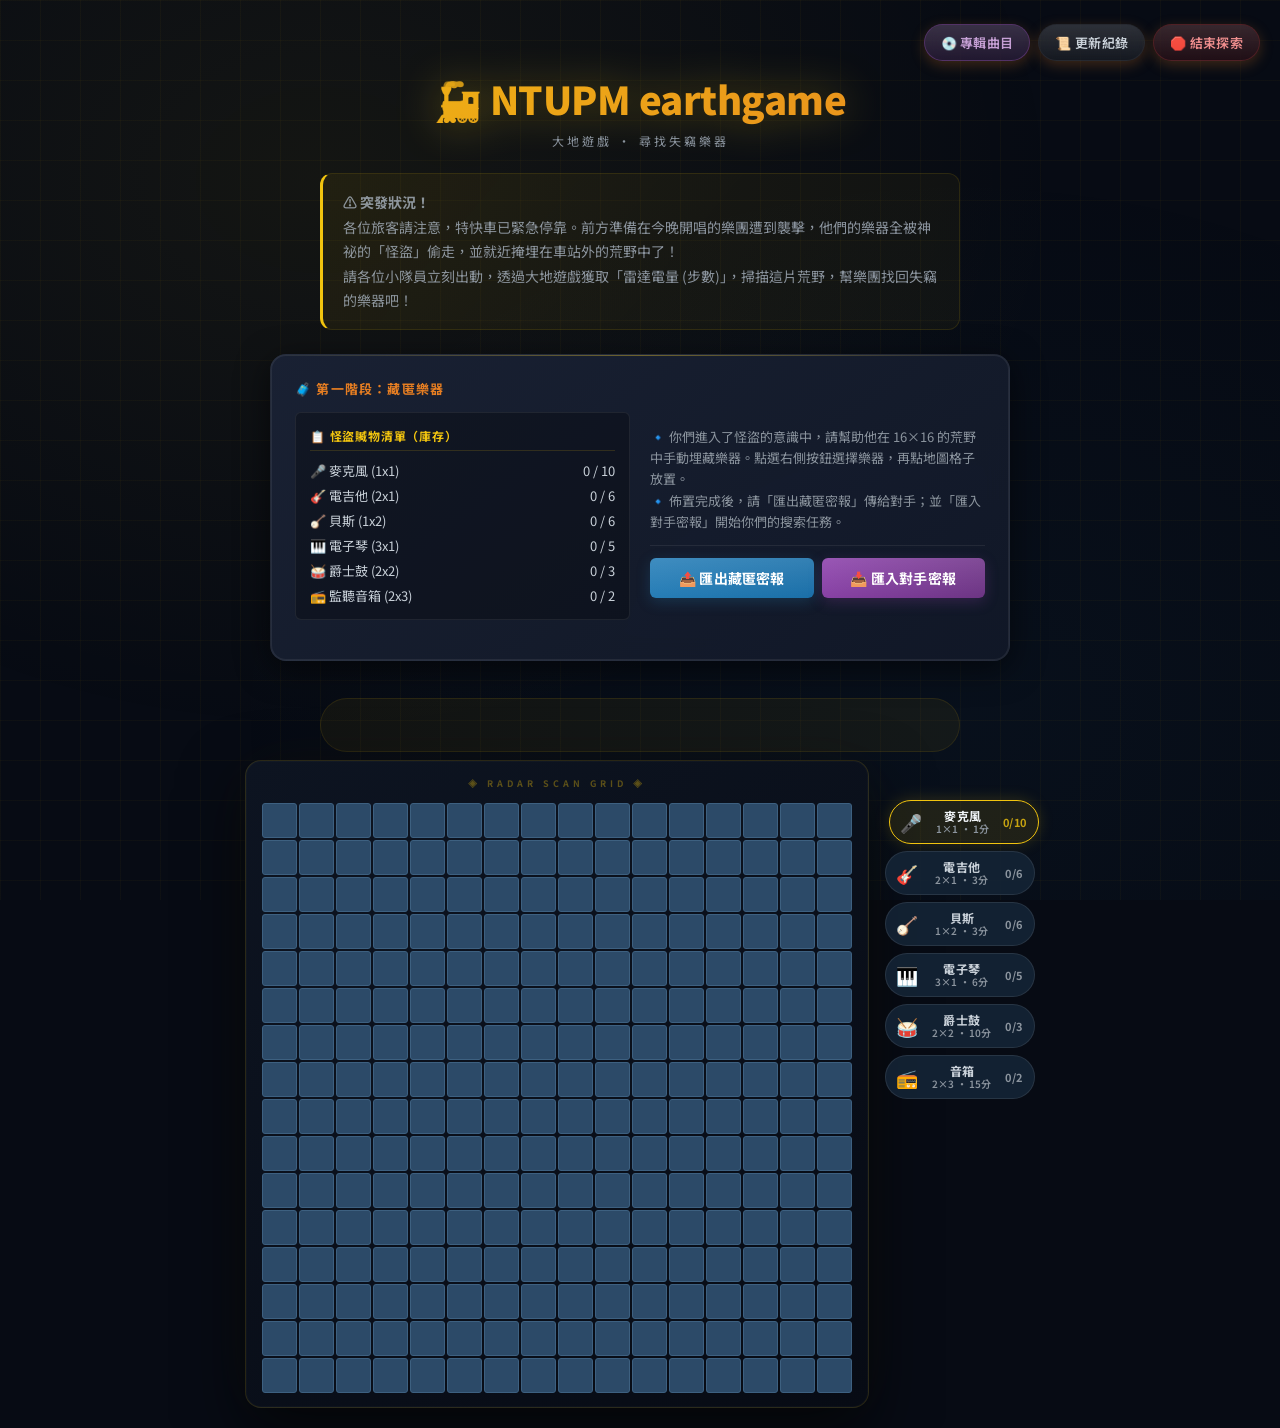
<file: index.html>
<!DOCTYPE html>
<html lang="zh-TW">
<head>
    <meta charset="UTF-8">
    <meta name="viewport" content="width=device-width, initial-scale=1.0">
    <title>NTUPM earthgame</title>
    <link rel="preconnect" href="https://fonts.googleapis.com">
    <link rel="preconnect" href="https://fonts.gstatic.com" crossorigin>
    <link href="https://fonts.googleapis.com/css2?family=Noto+Sans+TC:wght@400;700;900&display=swap" rel="stylesheet">
    <link rel="stylesheet" href="css/style.css">
</head>
<body>

    <!-- Navigation -->
    <div class="top-right-nav">
        <button id="egg-log-btn" class="nav-btn" onclick="openEggLog()">💿 專輯曲目</button>
        <button id="update-log-btn" class="nav-btn" onclick="openLog()">📜 更新紀錄</button>
        <button class="nav-btn btn-nav-restart" onclick="manualSettle()">🛑 結束探索</button>
    </div>

    <!-- Update Log Modal -->
    <div id="logModal" class="modal-overlay">
        <div class="modal-content">
            <span class="close-btn" onclick="closeLog()">&times;</span>
            <h2 class="modal-title">📝 Update Log</h2>
            <div id="log-list-container"></div>
        </div>
    </div>

    <!-- Easter Egg Gallery Modal -->
    <div id="eggModal" class="modal-overlay">
        <div class="modal-content">
            <span class="close-btn" onclick="closeEggLog()">&times;</span>
            <h2 class="modal-title">💿 隱藏曲目</h2>
            <p class="egg-modal-desc">探索隱藏的動作或輸入密語來解鎖曲目，獲得額外的雷達電量！</p>
            <div id="egg-list-container"></div>
        </div>
    </div>

    <!-- Header -->
    <h1>🚂 NTUPM earthgame</h1>
    <p class="subtitle">大地遊戲 · 尋找失竊樂器</p>

    <!-- Story -->
    <div id="story-box">
        <strong>⚠️ 突發狀況！</strong><br>
        各位旅客請注意，特快車已緊急停靠。前方準備在今晚開唱的樂團遭到襲擊，他們的樂器全被神祕的「怪盜」偷走，並就近掩埋在車站外的荒野中了！<br>
        請各位小隊員立刻出動，透過大地遊戲獲取「雷達電量 (步數)」，掃描這片荒野，幫樂團找回失竊的樂器吧！
    </div>

    <!-- Controls -->
    <div id="controls">

        <!-- Phase 1: Setup -->
        <div id="setup-panel">
            <h3>🧳 第一階段：藏匿樂器</h3>
            <div class="panel-columns">
                <div class="panel-col">
                    <div id="inventory-list" class="info-list"></div>
                </div>
                <div class="panel-col">
                    <p class="setup-hint">🔹 你們進入了怪盜的意識中，請幫助他在 16×16 的荒野中手動埋藏樂器。點選右側按鈕選擇樂器，再點地圖格子放置。<br>🔹 佈置完成後，請「匯出藏匿密報」傳給對手；並「匯入對手密報」開始你們的搜索任務。</p>
                    <hr>
                    <div class="btn-group">
                        <button class="btn-export" onclick="exportCode()">📤 匯出藏匿密報</button>
                        <button class="btn-import" onclick="importCode()">📥 匯入對手密報</button>
                    </div>
                </div>
            </div>
        </div>

        <!-- Phase 2: Play -->
        <div id="play-panel" style="display:none;">
            <h3>📡 第二階段：雷達搜索</h3>
            <div class="panel-columns">
                <div class="panel-col">
                    <div id="play-reference" class="info-list"></div>
                    <div class="stats">
                        <div class="stat-item">
                            <span>⭐ 總分</span>
                            <span id="score-display">0</span>
                        </div>
                        <div class="stat-item">
                            <span>⚡ 雷達電量</span>
                            <span id="moves-display">0</span>
                        </div>
                    </div>
                </div>
                <div class="panel-col">
                    <!-- GM Panel -->
                    <div class="gm-panel">
                        <div class="gm-panel-title">🎮 隨隊關主專用：為小隊充電</div>

                        <div id="gm-stats-panel" class="gm-stats">
                            📊 操作紀錄：勝利
                            <span id="stat-win" style="color:#2ecc71;font-weight:bold;">0</span> 次 |
                            失敗 <span id="stat-lose" style="color:#e67e22;font-weight:bold;">0</span> 次 |
                            解鎖彩蛋 <span id="stat-secret" style="color:#9b59b6;font-weight:bold;">0</span> 次<br>
                            本局總發放電量(含扣除)：<span id="stat-total" style="color:#f1c40f;font-weight:bold;font-size:15px;">0</span> 步
                        </div>

                        <div class="gm-btn-group">
                            <button class="gm-btn btn-win"    onclick="addMoves(15, 'win')">🏆 勝利 +15步</button>
                            <button class="gm-btn btn-lose"   onclick="addMoves(10, 'lose')">💪 失敗 +10步</button>
                            <button class="gm-btn btn-secret" onclick="promptEasterEgg()">🕵️ 破解曲目</button>
                            <button class="gm-btn btn-undo"   onclick="addMoves(-5, 'undo')">⏪ 扣除 -5步</button>
                        </div>
                    </div>

                </div>
            </div>
        </div>

    </div>

    <!-- Message -->
    <div id="message"></div>

    <!-- Game Board + Instrument Selection Side Panel -->
    <div id="board-area">
        <div id="board-container">
            <div id="board" onmouseleave="clearPreview()"></div>
        </div>
        <!-- Built by buildInstrumentPanel() — visible only in setup phase -->
        <div id="instrument-panel"></div>
    </div>

    <!-- Flag / Dig Mode Toggle -->
    <div id="flag-controls" style="display:none;">
        <button id="mode-toggle-btn" onclick="toggleMode()">目前狀態：⛏️ 挖掘探測模式</button>
        <p class="flag-hint">💡 提示：電腦版可直接對格子按「滑鼠右鍵」插旗</p>
    </div>

    <!-- Scripts (load order matters) -->
    <script src="data.js"></script>
    <script src="js/config.js"></script>
    <script src="js/state.js"></script>
    <script src="js/ui.js"></script>
    <script src="js/board.js"></script>
    <script src="js/game.js"></script>
    <script src="js/main.js"></script>

</body>
</html>
</file>
<file: css/style.css>
/* ===== CSS Variables ===== */
:root {
    --bg-dark:       #070b14;
    --bg-deep:       #0d1421;
    --bg-panel:      #111827;
    --bg-panel-alt:  #1a2235;
    --border-subtle: rgba(255,255,255,0.07);
    --border-gold:   rgba(241,196,15,0.25);

    --gold:       #f1c40f;
    --gold-dim:   #c9a60c;
    --gold-glow:  rgba(241,196,15,0.25);
    --orange:     #e67e22;
    --red:        #e74c3c;
    --green:      #2ecc71;
    --green-glow: rgba(46,204,113,0.25);
    --purple:     #9b59b6;
    --blue:       #3498db;
    --teal:       #1abc9c;

    --text-bright:  #f0f4f8;
    --text-normal:  #c9d1d9;
    --text-dim:     #8b949e;

    --cell-default: #2c4a68;
    --cell-border:  #3d6080;
    --cell-hover:   #366080;

    --shadow-panel: 0 8px 32px rgba(0,0,0,0.55);
    --radius-sm: 6px;
    --radius-md: 12px;
    --radius-lg: 16px;
}

/* ===== Reset & Base ===== */
*, *::before, *::after { box-sizing: border-box; }

body {
    font-family: 'Noto Sans TC', 'PingFang TC', 'Heiti TC', 'Microsoft JhengHei', sans-serif;
    background-color: var(--bg-dark);
    color: var(--text-normal);
    margin: 0;
    padding: 20px;
    min-height: 100vh;
    text-align: center;
    position: relative;
    overflow-x: hidden;
}

/* Animated grid background */
body::before {
    content: '';
    position: fixed;
    inset: 0;
    background-image:
        linear-gradient(rgba(241,196,15,0.035) 1px, transparent 1px),
        linear-gradient(90deg, rgba(241,196,15,0.035) 1px, transparent 1px);
    background-size: 40px 40px;
    pointer-events: none;
    z-index: 0;
}

/* Ambient radial glow */
body::after {
    content: '';
    position: fixed;
    inset: 0;
    background:
        radial-gradient(ellipse at 25% 20%, rgba(241,196,15,0.06) 0%, transparent 55%),
        radial-gradient(ellipse at 75% 80%, rgba(52,152,219,0.04) 0%, transparent 55%);
    pointer-events: none;
    z-index: 0;
}

body > * { position: relative; z-index: 1; }

/* ===== Navigation ===== */
.top-right-nav {
    position: absolute;
    top: 20px;
    right: 20px;
    display: flex;
    gap: 8px;
    z-index: 10;
}

.nav-btn {
    background: rgba(255,255,255,0.06);
    color: var(--text-normal);
    border: 1px solid var(--border-subtle);
    padding: 8px 16px;
    border-radius: 20px;
    font-size: 13px;
    cursor: pointer;
    backdrop-filter: blur(10px);
    transition: all 0.2s;
    font-weight: 600;
    letter-spacing: 0.3px;
    white-space: nowrap;
    font-family: inherit;
}

.nav-btn:hover {
    background: rgba(255,255,255,0.12);
    border-color: rgba(255,255,255,0.2);
    transform: translateY(-1px);
    color: var(--text-bright);
}

.btn-nav-restart {
    background: rgba(180,40,40,0.15);
    border-color: rgba(220,80,80,0.25);
    color: #e88;
}
.btn-nav-restart:hover {
    background: rgba(180,40,40,0.28);
    border-color: rgba(220,80,80,0.5);
    color: #faa;
}

#egg-log-btn {
    background: rgba(155,89,182,0.18);
    border-color: rgba(155,89,182,0.4);
    color: #c39bd3;
}
#egg-log-btn:hover {
    background: rgba(155,89,182,0.32);
    border-color: rgba(155,89,182,0.65);
    color: #d7bde2;
}

/* ===== Modals ===== */
.modal-overlay {
    display: none;
    position: fixed;
    z-index: 1000;
    inset: 0;
    background-color: rgba(0,0,0,0.78);
    backdrop-filter: blur(5px);
}

.modal-content {
    background: linear-gradient(145deg, #1a2235 0%, #111827 100%);
    border: 1px solid var(--border-gold);
    border-radius: var(--radius-lg);
    margin: 8% auto;
    padding: 28px;
    width: 90%;
    max-width: 520px;
    color: var(--text-normal);
    text-align: left;
    position: relative;
    box-shadow:
        0 24px 64px rgba(0,0,0,0.75),
        0 0 0 1px rgba(255,255,255,0.04) inset;
    max-height: 82vh;
    overflow-y: auto;
    animation: modalSlideUp 0.22s ease;
}

@keyframes modalSlideUp {
    from { transform: translateY(18px); opacity: 0; }
    to   { transform: translateY(0);    opacity: 1; }
}

.modal-content::-webkit-scrollbar { width: 5px; }
.modal-content::-webkit-scrollbar-track { background: transparent; }
.modal-content::-webkit-scrollbar-thumb { background: rgba(241,196,15,0.3); border-radius: 3px; }

.modal-title {
    color: var(--gold);
    margin: 0 0 20px 0;
    font-size: 21px;
    font-weight: 900;
    text-shadow: 0 0 20px var(--gold-glow);
}

.close-btn {
    color: var(--text-dim);
    float: right;
    font-size: 24px;
    font-weight: bold;
    cursor: pointer;
    line-height: 1;
    padding: 2px 7px;
    border-radius: 4px;
    transition: all 0.18s;
}
.close-btn:hover { color: var(--text-bright); background: rgba(255,255,255,0.08); }

.egg-modal-desc {
    font-size: 13px;
    color: var(--text-dim);
    margin: -8px 0 18px 0;
    line-height: 1.6;
}

/* ===== Update Log ===== */
.log-version-badge {
    color: #fff;
    padding: 4px 12px;
    border-radius: var(--radius-sm);
    display: inline-block;
    font-weight: 700;
    font-size: 13px;
    margin-top: 14px;
    margin-bottom: 8px;
}

.log-items {
    line-height: 1.75;
    margin: 0 0 4px 0;
    padding-left: 20px;
    color: var(--text-dim);
    font-size: 13px;
}

/* ===== Titles ===== */
h1 {
    margin: 50px 0 6px 0;
    font-size: 2.4rem;
    font-weight: 900;
    background: linear-gradient(135deg, var(--gold) 0%, var(--orange) 100%);
    -webkit-background-clip: text;
    -webkit-text-fill-color: transparent;
    background-clip: text;
    filter: drop-shadow(0 0 22px rgba(241,196,15,0.38));
    letter-spacing: -0.5px;
}

.subtitle {
    color: var(--text-dim);
    font-size: 12px;
    margin: 0 0 24px 0;
    letter-spacing: 3px;
    text-transform: uppercase;
}

h3 {
    color: var(--orange);
    margin: 0 0 14px 0;
    font-size: 13px;
    font-weight: 700;
    text-transform: uppercase;
    letter-spacing: 1.2px;
}

/* ===== Story Box ===== */
#story-box {
    max-width: 640px;
    margin: 0 auto 24px auto;
    background: rgba(241,196,15,0.04);
    padding: 16px 20px;
    border-radius: var(--radius-md);
    border: 1px solid rgba(241,196,15,0.12);
    border-left: 3px solid var(--gold);
    text-align: left;
    font-size: 14px;
    line-height: 1.75;
    color: var(--text-dim);
    position: relative;
    overflow: hidden;
}

#story-box::before {
    content: '';
    position: absolute;
    inset: 0;
    background: linear-gradient(130deg, rgba(241,196,15,0.025) 0%, transparent 60%);
    pointer-events: none;
}

/* ===== Controls Panel ===== */
#controls {
    margin: 0 auto 24px auto;
    padding: 24px;
    background: linear-gradient(145deg, rgba(26,34,53,0.96) 0%, rgba(17,24,39,0.96) 100%);
    border-radius: var(--radius-lg);
    box-shadow: var(--shadow-panel), 0 0 0 1px var(--border-subtle) inset;
    display: inline-block;
    border: 1px solid var(--border-subtle);
    min-width: 580px;
    max-width: 740px;
    width: 90%;
    backdrop-filter: blur(12px);
    position: relative;
    overflow: hidden;
    text-align: left;
}

#controls::before {
    content: '';
    position: absolute;
    top: 0; left: 0; right: 0;
    height: 1px;
    background: linear-gradient(90deg, transparent, rgba(241,196,15,0.35), transparent);
}

/* ===== Info Lists ===== */
.info-list {
    text-align: left;
    margin: 0 0 16px 0;
    background: rgba(0,0,0,0.28);
    padding: 14px;
    border-radius: var(--radius-sm);
    font-size: 14px;
    border: 1px solid var(--border-subtle);
}

.inventory-header {
    font-weight: 700;
    margin-bottom: 10px;
    color: var(--gold);
    border-bottom: 1px solid rgba(241,196,15,0.15);
    padding-bottom: 6px;
    font-size: 12px;
    letter-spacing: 0.8px;
    text-transform: uppercase;
}

.inventory-item {
    display: flex;
    justify-content: space-between;
    align-items: center;
    margin-bottom: 6px;
    color: var(--text-normal);
    font-size: 13px;
}
.inventory-item:last-child { margin-bottom: 0; }

.limit-reached { color: var(--red); font-weight: 700; }

/* ===== Select ===== */
select {
    padding: 10px 32px 10px 14px;
    font-size: 14px;
    margin: 0 0 4px 0;
    border-radius: var(--radius-sm);
    border: 1px solid rgba(255,255,255,0.1);
    background-color: rgba(0,0,0,0.42);
    background-image: url("data:image/svg+xml,%3Csvg xmlns='http://www.w3.org/2000/svg' fill='%238b949e' viewBox='0 0 16 16'%3E%3Cpath d='M7.247 11.14 2.451 5.658C1.885 5.013 2.345 4 3.204 4h9.592a1 1 0 0 1 .753 1.659l-4.796 5.48a1 1 0 0 1-1.506 0z'/%3E%3C/svg%3E");
    background-repeat: no-repeat;
    background-position: right 10px center;
    background-size: 11px;
    color: var(--text-bright);
    outline: none;
    width: 100%;
    cursor: pointer;
    transition: border-color 0.2s, box-shadow 0.2s;
    font-family: inherit;
    -webkit-appearance: none;
    appearance: none;
}

select:focus {
    border-color: rgba(241,196,15,0.5);
    box-shadow: 0 0 0 3px rgba(241,196,15,0.1);
}

/* ===== Buttons ===== */
button {
    padding: 10px 16px;
    font-size: 14px;
    margin: 4px 0;
    border-radius: var(--radius-sm);
    border: none;
    color: #fff;
    cursor: pointer;
    font-weight: 700;
    transition: transform 0.15s, box-shadow 0.2s, background 0.15s;
    width: 100%;
    font-family: inherit;
    letter-spacing: 0.2px;
    position: relative;
    overflow: hidden;

    /* Default: orange primary */
    background: linear-gradient(135deg, var(--orange) 0%, #c0392b 100%);
    box-shadow: 0 4px 14px rgba(230,126,34,0.25);
}

button::after {
    content: '';
    position: absolute;
    inset: 0;
    background: linear-gradient(to bottom, rgba(255,255,255,0.1) 0%, transparent 100%);
    pointer-events: none;
}

button:hover { transform: translateY(-1px); box-shadow: 0 6px 20px rgba(230,126,34,0.4); }
button:active { transform: translateY(0px); }

.btn-export { background: linear-gradient(135deg, #2980b9, #1a6fa8); box-shadow: 0 4px 14px rgba(41,128,185,0.25); }
.btn-export:hover { box-shadow: 0 6px 20px rgba(52,152,219,0.45); }

.btn-import { background: linear-gradient(135deg, #8e44ad, #6c3483); box-shadow: 0 4px 14px rgba(142,68,173,0.25); }
.btn-import:hover { box-shadow: 0 6px 20px rgba(155,89,182,0.45); }

/* GM Buttons */
.gm-btn {
    width: auto;
    padding: 8px 12px;
    font-size: 12px;
    margin: 2px;
    border-radius: var(--radius-sm);
    box-shadow: none;
}
.gm-btn:hover { transform: translateY(-1px); }

.btn-win  { background: linear-gradient(135deg, #27ae60, #1e8449); }
.btn-win:hover  { box-shadow: 0 4px 14px rgba(46,204,113,0.4); }

.btn-lose { background: linear-gradient(135deg, #d35400, #9c3d0a); }
.btn-lose:hover { box-shadow: 0 4px 14px rgba(211,84,0,0.4); }

.btn-secret { background: linear-gradient(135deg, #8e44ad, #6c3483); }
.btn-secret:hover { box-shadow: 0 4px 14px rgba(155,89,182,0.4); }

.btn-undo { background: linear-gradient(135deg, #c0392b, #922b21); }
.btn-undo:hover { box-shadow: 0 4px 14px rgba(192,57,43,0.4); }

.btn-restart {
    background: transparent;
    border: 1px solid rgba(231,76,60,0.35);
    color: var(--red);
    width: 100%;
    margin-top: 8px;
    padding: 7px 20px;
    box-shadow: none;
    font-weight: 600;
    font-size: 13px;
}
.btn-restart:hover {
    background: rgba(231,76,60,0.08);
    border-color: rgba(231,76,60,0.6);
    box-shadow: none;
    transform: none;
}

#mode-toggle-btn {
    background: linear-gradient(135deg, #27ae60, #1e8449);
    margin-bottom: 6px;
}

/* ===== Button Groups ===== */
.btn-group {
    display: flex;
    gap: 8px;
    margin-bottom: 4px;
}
.btn-group button { flex: 1; width: auto; margin: 0; }

.gm-btn-group {
    display: flex;
    flex-wrap: wrap;
    gap: 4px;
    justify-content: center;
    margin-bottom: 4px;
}
.gm-btn-group .gm-btn {
    flex: 1 1 calc(50% - 4px);
    min-width: 0;
}

/* ===== Stats ===== */
.stats {
    margin-bottom: 12px;
    display: flex;
    flex-direction: row;
    gap: 8px;
}

.stat-item {
    flex: 1;
    background: rgba(0,0,0,0.32);
    padding: 8px 10px;
    border-radius: var(--radius-sm);
    border: 1px solid var(--border-subtle);
    font-size: 12px;
    font-weight: 600;
    display: flex;
    flex-direction: column;
    align-items: center;
    justify-content: center;
    gap: 3px;
    text-align: center;
}

/* Stat label (first span) */
.stat-item > span:first-child {
    font-size: 11px;
    color: var(--text-dim);
    letter-spacing: 0.3px;
    font-weight: 600;
}

#score-display {
    color: var(--green);
    font-size: 20px;
    font-weight: 900;
    text-shadow: 0 0 12px var(--green-glow);
}

#moves-display {
    color: var(--gold);
    font-size: 20px;
    font-weight: 900;
    text-shadow: 0 0 12px var(--gold-glow);
}

/* ===== GM Panel ===== */
.gm-panel {
    margin-bottom: 14px;
    background: rgba(0,0,0,0.28);
    padding: 14px;
    border-radius: var(--radius-sm);
    border: 1px solid rgba(231,76,60,0.12);
}

.gm-panel-title {
    font-size: 11px;
    color: var(--gold);
    margin-bottom: 10px;
    font-weight: 700;
    text-transform: uppercase;
    letter-spacing: 1.2px;
}

.gm-stats {
    background: rgba(0,0,0,0.42);
    padding: 10px 12px;
    border-radius: var(--radius-sm);
    margin-bottom: 10px;
    text-align: center;
    color: var(--text-dim);
    font-size: 12px;
    line-height: 1.9;
    border: 1px solid var(--border-subtle);
}

/* ===== Two-column layout inside panels ===== */
.panel-columns {
    display: flex;
    gap: 20px;
    align-items: flex-start;
}

.panel-col {
    flex: 1;
    min-width: 0;
}

/* ===== Setup Panel Hint ===== */
.setup-hint {
    font-size: 13px;
    color: var(--text-dim);
    margin: 14px 0 0 0;
    line-height: 1.65;
    text-align: left;
}

/* ===== HR ===== */
hr {
    border: none;
    border-top: 1px solid var(--border-subtle);
    margin: 12px 0;
}

/* ===== Message ===== */
#message {
    font-size: 14px;
    color: var(--gold);
    font-weight: 600;
    /* Fixed height prevents layout shift when text changes */
    height: 54px;
    margin: 8px auto;
    max-width: 640px;
    padding: 0 22px;
    background: rgba(241,196,15,0.05);
    border: 1px solid rgba(241,196,15,0.1);
    border-radius: 27px;
    /* flex centers text vertically inside the fixed container */
    display: flex;
    align-items: center;
    justify-content: center;
    text-align: center;
    text-shadow: 0 0 10px rgba(241,196,15,0.25);
    transition: color 0.3s;
    overflow: hidden;
}

/* ===== Board ===== */
#board-container {
    position: relative;
    display: inline-block;
    padding: 16px 16px 14px 16px;
    background: linear-gradient(145deg, #0d1421 0%, #070b14 100%);
    border-radius: var(--radius-lg);
    border: 1px solid rgba(241,196,15,0.14);
    box-shadow:
        0 24px 64px rgba(0,0,0,0.65),
        0 0 60px rgba(241,196,15,0.04),
        0 0 0 1px rgba(255,255,255,0.02) inset;
    max-width: 100%;
    overflow-x: auto;
}

#board-container::before {
    content: '◈  RADAR SCAN GRID  ◈';
    display: block;
    color: rgba(241,196,15,0.35);
    font-size: 9px;
    letter-spacing: 4px;
    font-weight: 700;
    margin-bottom: 12px;
    text-align: center;
}

#board {
    display: grid;
    grid-template-columns: repeat(16, 35px);
    grid-template-rows: repeat(16, 35px);
    gap: 2px;
    justify-content: center;
    min-width: max-content;
}

/* ===== Cells ===== */
.cell {
    width: 35px;
    height: 35px;
    background-color: var(--cell-default);
    border-radius: 3px;
    cursor: pointer;
    border: 1px solid var(--cell-border);
    transition: background-color 0.13s, border-color 0.13s, box-shadow 0.13s, transform 0.1s;
    display: flex;
    align-items: center;
    justify-content: center;
    font-weight: 700;
    font-size: 13px;
    color: var(--text-dim);
    user-select: none;
}

.cell:hover:not(.revealed):not(.setup-treasure):not(.preview-valid):not(.preview-invalid) {
    background-color: var(--cell-hover);
    border-color: rgba(241,196,15,0.3);
    box-shadow: 0 0 8px rgba(241,196,15,0.1);
}

.cell.setup-treasure {
    background: linear-gradient(135deg, rgba(243,156,18,0.28), rgba(230,126,34,0.18));
    border-color: rgba(243,156,18,0.6);
    box-shadow: 0 0 8px rgba(243,156,18,0.2);
}

.cell.preview-valid {
    background-color: rgba(241,196,15,0.14);
    border: 1px dashed rgba(241,196,15,0.6);
    box-shadow: 0 0 8px rgba(241,196,15,0.15);
    box-sizing: border-box;
}

.cell.preview-invalid {
    background-color: rgba(231,76,60,0.14);
    border: 1px dashed rgba(231,76,60,0.6);
    cursor: not-allowed;
    box-sizing: border-box;
}

.cell.revealed {
    cursor: not-allowed;
    border-color: #111e2c;
}

.cell.flagged {
    color: var(--red);
    font-size: 16px;
    border-color: rgba(231,76,60,0.35);
}

.cell.miss {
    background-color: #0a1420;
    border-color: #111e2c;
}

/* Proximity number colors */
.n1 { color: #60a5fa; }
.n2 { color: #34d399; }
.n3 { color: #f87171; }
.n4 { color: #c084fc; }
.n5 { color: var(--gold); font-weight: 900; }
.n6, .n7, .n8 { color: var(--orange); font-weight: 900; }

.cell.hit {
    background: linear-gradient(135deg, rgba(241,196,15,0.22), rgba(243,156,18,0.14));
    border-color: rgba(241,196,15,0.55);
    box-shadow: 0 0 12px rgba(241,196,15,0.22);
    animation: hitPop 0.28s ease;
}

.cell.completed {
    background: linear-gradient(135deg, rgba(46,204,113,0.28), rgba(39,174,96,0.18));
    border-color: rgba(46,204,113,0.6);
    box-shadow: 0 0 12px rgba(46,204,113,0.28);
    animation: completedPulse 2.2s ease infinite;
}

@keyframes hitPop {
    0%   { transform: scale(1); }
    40%  { transform: scale(1.14); box-shadow: 0 0 20px rgba(241,196,15,0.5); }
    100% { transform: scale(1); }
}

@keyframes completedPulse {
    0%, 100% { box-shadow: 0 0 8px rgba(46,204,113,0.2); }
    50%       { box-shadow: 0 0 18px rgba(46,204,113,0.45); }
}

/* ===== Flag Controls ===== */
#flag-controls {
    max-width: 340px;
    margin: 12px auto;
}

.flag-hint {
    font-size: 12px;
    color: var(--text-dim);
    margin-top: 6px;
    margin-bottom: 0;
}

/* ===== Easter Eggs ===== */
.egg-item {
    background: rgba(0,0,0,0.3);
    margin-bottom: 10px;
    padding: 12px 14px;
    border-radius: var(--radius-sm);
    border: 1px solid var(--border-subtle);
    border-left: 3px solid rgba(127,140,141,0.4);
    transition: border-color 0.2s;
}

.egg-unlocked {
    border-left-color: var(--green);
    background: rgba(46,204,113,0.04);
}

.egg-title {
    font-weight: 700;
    font-size: 14px;
    color: var(--gold);
    margin-bottom: 4px;
}

.egg-desc {
    font-size: 12px;
    color: var(--text-dim);
    margin-top: 4px;
}

.acrostic-letter {
    color: #e58321;
    font-size: 1.1em;
    font-weight: 900;
}

/* ===== Custom Scrollbar ===== */
::-webkit-scrollbar { width: 7px; }
::-webkit-scrollbar-track { background: transparent; }
::-webkit-scrollbar-thumb { background: rgba(255,255,255,0.1); border-radius: 4px; }
::-webkit-scrollbar-thumb:hover { background: rgba(255,255,255,0.18); }

/* ===== Responsive ===== */
/* ===== Board Area & Instrument Panel ===== */

#board-area {
    display: inline-flex;
    align-items: flex-start;
    gap: 16px;
}

#instrument-panel {
    /* display controlled by JS (flex when visible) */
    flex-direction: column;
    gap: 7px;
    /* push down to align roughly with the start of the board grid
       (board-container top-padding 16px + ::before label ~24px) */
    padding-top: 40px;
}

/* ===== Instrument Selection Buttons ===== */

.instrument-btn {
    /* Pill / horizontal oval shape */
    width: 150px;
    height: 44px;
    border-radius: 100px;
    /* Override default button styles */
    margin: 0;
    box-shadow: none;
    background: rgba(20, 36, 54, 0.9);
    border: 1.5px solid rgba(255, 255, 255, 0.09);
    color: var(--text-normal);
    cursor: pointer;
    /* Inner layout */
    display: flex;
    align-items: center;
    gap: 8px;
    padding: 0 12px 0 10px;
    font-family: inherit;
    font-weight: 600;
    white-space: nowrap;
    overflow: hidden;
    flex-shrink: 0;
    transition: background 0.15s, border-color 0.15s, box-shadow 0.15s, transform 0.12s, opacity 0.2s;
}

/* Remove inherited highlight overlay */
.instrument-btn::after { display: none; }

/* Hover: slide right slightly, brighten */
.instrument-btn:hover:not(.maxed) {
    background: rgba(36, 60, 88, 0.95);
    border-color: rgba(255, 255, 255, 0.22);
    transform: translateX(4px);
    box-shadow: -3px 0 12px rgba(0, 0, 0, 0.35);
}

/* Active / currently selected */
.instrument-btn.selected {
    border-color: var(--gold);
    background: rgba(241, 196, 15, 0.1);
    box-shadow: 0 0 16px rgba(241, 196, 15, 0.18);
    color: var(--text-bright);
    transform: translateX(4px);
}

.instrument-btn.selected:hover:not(.maxed) {
    background: rgba(241, 196, 15, 0.15);
    box-shadow: 0 0 20px rgba(241, 196, 15, 0.25);
}

/* Maxed out: dim, no interaction */
.instrument-btn.maxed {
    opacity: 0.28;
    pointer-events: none;
}

/* ---- Inner elements ---- */

.inst-icon {
    font-size: 18px;
    line-height: 1;
    flex-shrink: 0;
}

.inst-info {
    display: flex;
    flex-direction: column;
    flex: 1;
    min-width: 0;
    line-height: 1.25;
    overflow: hidden;
}

.inst-name {
    font-size: 12px;
    font-weight: 700;
    white-space: nowrap;
    overflow: hidden;
    text-overflow: ellipsis;
}

.inst-detail {
    font-size: 10px;
    color: var(--text-dim);
}

.inst-count {
    font-size: 11px;
    font-weight: 700;
    color: var(--text-dim);
    flex-shrink: 0;
}

.instrument-btn.selected .inst-count { color: rgba(241, 196, 15, 0.8); }

/* ===== Responsive ===== */

/* Tablet and below: stack instrument panel under the board */
@media (max-width: 820px) {
    #board-area {
        flex-direction: column;
        align-items: center;
    }
    #instrument-panel {
        padding-top: 0;
        flex-direction: row;
        flex-wrap: wrap;
        justify-content: center;
        gap: 6px;
        max-width: 560px;
    }
    .instrument-btn {
        width: 140px;
        height: 40px;
    }
}

@media (max-width: 640px) {
    /* Stack panel columns vertically on narrow screens */
    .panel-columns { flex-direction: column; gap: 12px; }
    #controls { min-width: 0; }

}

@media (max-width: 600px) {
    h1 { font-size: 1.8rem; margin-top: 72px; }
    body { padding: 12px; }
    #controls { padding: 16px; }
    .top-right-nav { top: 10px; right: 10px; gap: 5px; }
    .nav-btn { padding: 6px 10px; font-size: 11px; }
    #board {
        grid-template-columns: repeat(16, 27px);
        grid-template-rows: repeat(16, 27px);
    }
    .cell { width: 27px; height: 27px; font-size: 10px; }
    .gm-btn-group .gm-btn { flex: 1 1 calc(50% - 4px); font-size: 11px; }
    .instrument-btn { width: 130px; height: 38px; font-size: 12px; }
    .inst-icon { font-size: 16px; }
}
</file>
